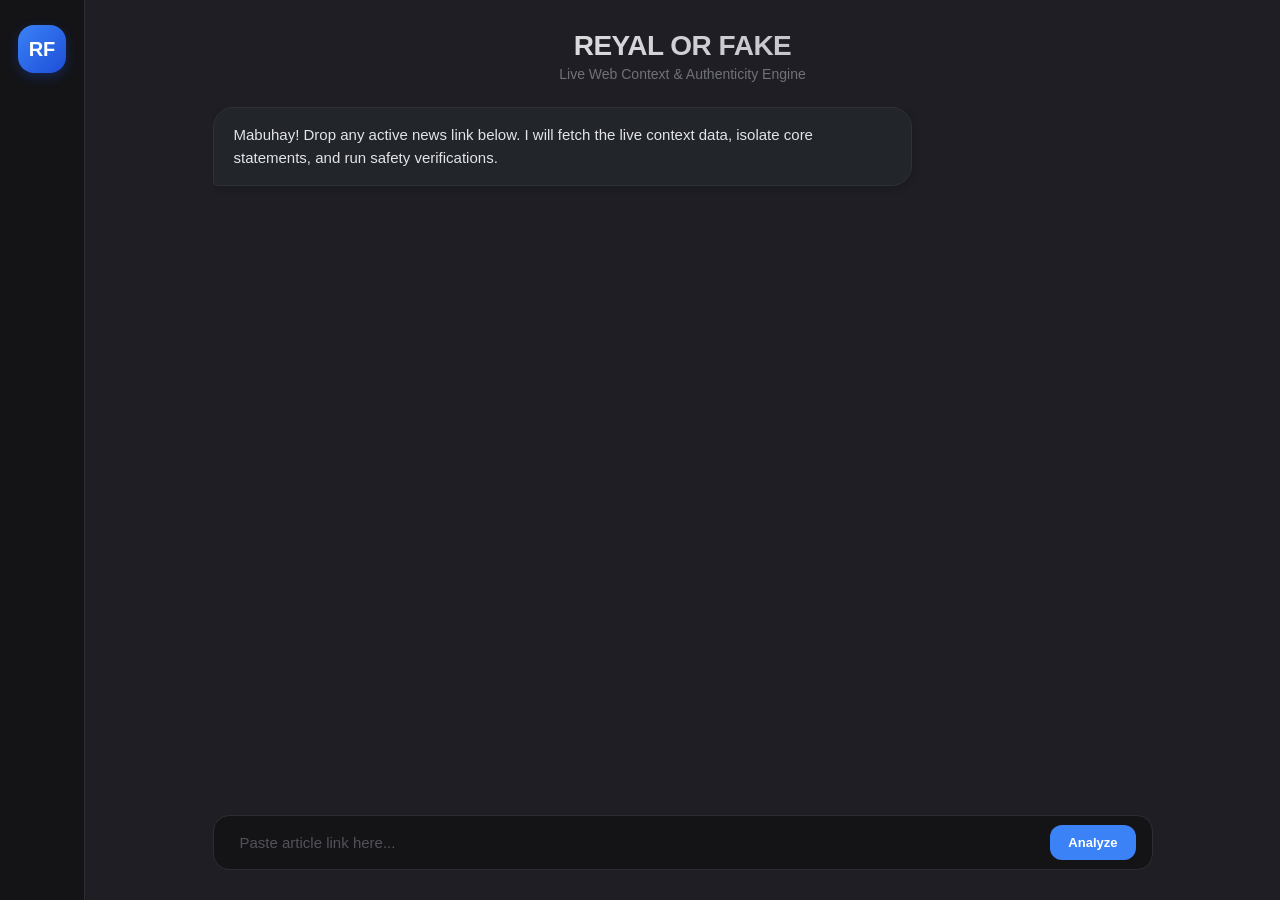
<file: Drio/index.html>
<!DOCTYPE html>
<html lang="en">
<head>
    <meta charset="UTF-8">
    <meta name="viewport" content="width=device-width, initial-scale=1.0">
    <title>REYAL OR FAKE</title>
    <style>
        * { box-sizing: border-box; margin: 0; padding: 0; font-family: '-apple-system', BlinkMacSystemFont, 'Segoe UI', Roboto, Helvetica, Arial, sans-serif; }
        body { display: flex; height: 100vh; background-color: #1e1e24; color: #e2e8f0; }

        /* Left Sidebar Layout */
        .sidebar { width: 85px; background-color: #141417; display: flex; flex-direction: column; align-items: center; padding-top: 25px; border-right: 1px solid #2d2d34; }
        .avatar { width: 48px; height: 48px; background: linear-gradient(135deg, #3b82f6, #1d4ed8); border-radius: 16px; display: flex; align-items: center; justify-content: center; color: white; font-size: 20px; font-weight: bold; box-shadow: 0 4px 12px rgba(29, 78, 216, 0.3); }

        /* Main Chat Window Frame */
        .chat-container { flex: 1; display: flex; flex-direction: column; justify-content: space-between; padding: 30px; max-width: 1000px; margin: 0 auto; width: 100%; }
        
        .header { text-align: center; margin-bottom: 25px; }
        .header h1 { font-size: 28px; font-weight: 800; letter-spacing: -0.5px; background: linear-gradient(to right, #ffffff, #a1a1aa); -webkit-background-clip: text; -webkit-text-fill-color: transparent; }
        .header p { color: #71717a; font-size: 14px; margin-top: 4px; }

        /* Chat History Box */
        .chat-box { flex: 1; overflow-y: auto; padding-right: 8px; display: flex; flex-direction: column; gap: 20px; scroll-behavior: smooth; }
        .chat-box::-webkit-scrollbar { width: 6px; }
        .chat-box::-webkit-scrollbar-thumb { background-color: #2d2d34; border-radius: 3px; }

        /* Chat Bubble Architecture */
        .bubble { max-width: 75%; padding: 16px 20px; border-radius: 20px; font-size: 15px; line-height: 1.5; word-wrap: break-word; box-shadow: 0 2px 8px rgba(0,0,0,0.2); }
        .user-bubble { background-color: #2b2d31; color: #f4f4f5; align-self: flex-end; border-bottom-right-radius: 4px; border: 1px solid #3f4147; }
        .ai-bubble { background-color: #22252a; color: #e4e4e7; align-self: flex-start; border-bottom-left-radius: 4px; border: 1px solid #2d3139; }
        
        /* Structured Data Display cards inside AI Response */
        .meta-card { background: #181a1d; padding: 14px; border-radius: 12px; margin-top: 10px; border: 1px solid #282a2e; }
        .meta-title { font-size: 11px; text-transform: uppercase; letter-spacing: 1px; color: #3b82f6; margin-bottom: 4px; font-weight: 700; }
        
        /* Status Highlighting tags */
        .status-badge { display: inline-block; padding: 3px 8px; border-radius: 6px; font-size: 12px; font-weight: bold; text-transform: uppercase; margin-left: 6px; }
        .status-REAL { background-color: rgba(34, 197, 94, 0.15); color: #4ade80; border: 1px solid rgba(34, 197, 94, 0.3); }
        .status-FAKE { background-color: rgba(239, 68, 68, 0.15); color: #f87171; border: 1px solid rgba(239, 68, 68, 0.3); }
        .status-UNVERIFIED { background-color: rgba(234, 179, 8, 0.15); color: #facc15; border: 1px solid rgba(234, 179, 8, 0.3); }

        /* Tags list mapping layout */
        .tag-pill { display: inline-block; background: #27272a; padding: 2px 8px; border-radius: 6px; font-size: 12px; color: #a1a1aa; margin: 2px; }

        /* Interactive Options Buttons */
        .options-container { display: flex; gap: 10px; justify-content: center; margin: 15px 0; flex-wrap: wrap; }
        .option-btn { background-color: #1e1e24; color: #a1a1aa; border: 1px solid #3f3f46; padding: 10px 18px; border-radius: 14px; cursor: pointer; font-weight: 600; font-size: 13px; transition: all 0.2s ease; }
        .option-btn:hover { background-color: #27272a; color: white; border-color: #71717a; transform: translateY(-1px); }

        /* Bottom Entry Dashboard */
        .input-area { display: flex; background-color: #141417; border-radius: 16px; padding: 8px 16px; align-items: center; border: 1px solid #2d2d34; transition: border-color 0.2s; }
        .input-area:focus-within { border-color: #3b82f6; box-shadow: 0 0 0 2px rgba(59, 130, 246, 0.15); }
        .input-area input { flex: 1; background: none; border: none; padding: 10px; font-size: 15px; color: white; outline: none; }
        .input-area input::placeholder { color: #52525b; }
        
        .send-btn { background-color: #3b82f6; color: white; border: none; padding: 10px 18px; border-radius: 12px; cursor: pointer; font-weight: bold; font-size: 13px; transition: background 0.2s; }
        .send-btn:hover { background-color: #2563eb; }
    </style>
</head>
<body>

    <div class="sidebar">
        <div class="avatar">RF</div>
    </div>

    <div class="chat-container">
        <div class="header">
            <h1>REYAL OR FAKE</h1>
            <p>Live Web Context & Authenticity Engine</p>
        </div>

        <div class="chat-box" id="chatBox">
            <div class="bubble ai-bubble">Mabuhay! Drop any active news link below. I will fetch the live context data, isolate core statements, and run safety verifications.</div>
        </div>

        <div class="options-container" id="optionsContainer"></div>

        <div class="input-area" id="inputWrapper">
            <input type="text" id="urlInput" placeholder="Paste article link here...">
            <button class="send-btn" onclick="submitLink()">Analyze</button>
        </div>
    </div>

<script>
    let activeData = null;

    function appendBubble(text, isUser) {
        const chatBox = document.getElementById('chatBox');
        const bubble = document.createElement('div');
        bubble.className = `bubble ${isUser ? 'user-bubble' : 'ai-bubble'}`;
        bubble.innerHTML = text;
        chatBox.appendChild(bubble);
        chatBox.scrollTop = chatBox.scrollHeight;
    }

    async function submitLink() {
        const urlInput = document.getElementById('urlInput');
        const urlValue = urlInput.value.trim();
        if(!urlValue) return;

        appendBubble(urlValue, true);
        urlInput.value = '';

        document.getElementById('inputWrapper').style.opacity = '0.5';
        urlInput.disabled = true;

        try {
            const response = await fetch('https://musical-adventure-7v5j74wxr6pjfxjvq-5000.app.github.dev/verify', {
                method: 'POST',
                headers: { 'Content-Type': 'application/json' },
                body: JSON.stringify({ url: urlValue })
            });
            
            activeData = await response.json();
            console.log("DEBUG: Data received:", activeData);

            // Null-safe rendering using logical OR (||) defaults
            const prediction = activeData.prediction || "UNKNOWN";
            const reason = activeData.reason || "No evaluation provided.";
            const proof = activeData.proof || "No proof matrix generated.";
            const title = activeData.title || "Untitled";

            const initialReply = `
                <strong>Analysis Conclusion:</strong> <span class="status-badge status-${prediction}">${prediction}</span><br><br>
                <strong>Evaluation Rule:</strong> ${reason}
                
                <div class="meta-card" style="border-left: 3px solid #3b82f6;">
                    <div class="meta-title">Discrete Structures Proof Matrix</div>
                    <pre style="font-family: 'Courier New', Courier, monospace; font-size: 13px; color: #34d399; background: #0f1012; padding: 12px; border-radius: 8px; margin-top: 8px; white-space: pre-wrap; line-height: 1.4;">${proof}</pre>
                </div>

                <div class="meta-card">
                    <div class="meta-title">Extracted Article Title</div>
                    <div style="color:#fafafa; font-weight:600; font-size:14px; margin-top:2px;">${title}</div>
                </div>
            `;
            appendBubble(initialReply, false);
            showInteractionMenu();

        } catch (error) {
            appendBubble("⚠️ Backend connection lost. Ensure your server is running.", false);
            resetInputBar();
        }
    }

    function showInteractionMenu() {
        const container = document.getElementById('optionsContainer');
        container.innerHTML = `
            <button class="option-btn" onclick="triggerMenuAction('summary')">📖 Show Full Article Summary</button>
            <button class="option-btn" onclick="triggerMenuAction('details')">🔍 Show Source Deep-Dive</button>
            <button class="option-btn" onclick="resetChatFlow()">✨ Verify Another URL</button>
        `;
    }

    function triggerMenuAction(actionType) {
        if(!activeData) return;
        if (actionType === 'summary') {
            appendBubble("Generate the complete article context summary.", true);
            setTimeout(() => {
                appendBubble(`<strong>Context Summary:</strong><br><span style="color: #d4d4d8;">${activeData.summary || 'Summary unavailable.'}</span>`, false);
            }, 300);
        } else if (actionType === 'details') {
            appendBubble("Show source background metrics.", true);
            setTimeout(() => {
                // Using activeData.more_info which is now correctly sent by the backend
                const deepDive = activeData.more_info || "No deep-dive data available.";
                appendBubble(`<strong>Source Deep-Dive Data:</strong><br><pre style="font-family:monospace; background:#141417; padding:10px; border-radius:8px; margin-top:5px; color:#a1a1aa; white-space:pre-wrap;">${deepDive}</pre>`, false);
            }, 300);
        }
    }

    function resetInputBar() {
        const urlInput = document.getElementById('urlInput');
        document.getElementById('inputWrapper').style.opacity = '1';
        urlInput.disabled = false;
    }

    function resetChatFlow() {
        document.getElementById('optionsContainer').innerHTML = '';
        resetInputBar();
        appendBubble("Awaiting new source tracking data. Drop your next link below.", false);
    }
</script>
</body>
</html>
</file>
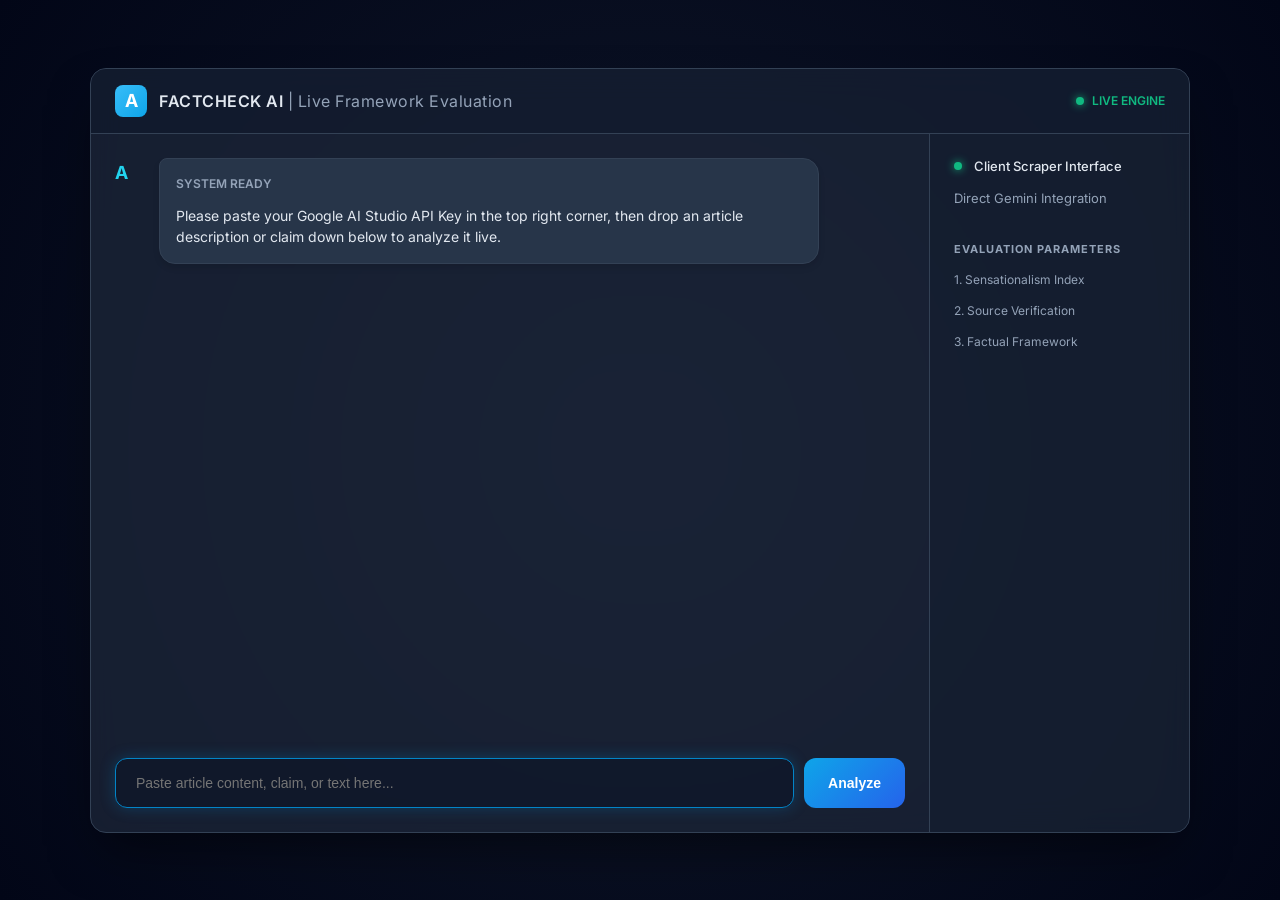
<file: Villalba/python-fastchecker/public/index.html>
<!DOCTYPE html>
<html lang="en">
<head>
    <meta charset="UTF-8">
    <meta name="viewport" content="width=device-width, initial-scale=1.0">
    <title>FactCheck AI - Live Platform</title>
    <!-- Google Fonts -->
    <link href="https://fonts.googleapis.com/css2?family=Inter:wght@300;400;500;600;700&display=swap" rel="stylesheet">
    <!-- External CSS Link -->
    <link rel="stylesheet" href="style.css">
</head>
<body>

    <div class="app-container">
        <!-- Header -->
        <header class="app-header">
            <div class="header-left">
                <div class="logo">A</div>
                <h1 class="title">FACTCHECK AI <span class="subtitle">| Live Framework Evaluation</span></h1>
            </div>
            <div class="header-right">
                <!-- API Key Input Box -->  
                <div class="system-status">
                    <span class="status-dot"></span>
                    <span class="live-engine">LIVE ENGINE</span>
                </div>
            </div>
        </header>

        <!-- Main Content Workspace -->
        <div class="workspace">
            <!-- Chat Box Interface -->
            <main class="chat-area">
                <div class="messages" id="chat-wrapper">
                    <!-- Default System Welcome -->
                    <div class="message ai-message">
                        <div class="ai-avatar">A</div>
                        <div class="bubble solid-bubble">
                            <div class="bubble-header">SYSTEM READY</div>
                            <div class="verdict-box">Please paste your Google AI Studio API Key in the top right corner, then drop an article description or claim down below to analyze it live.</div>
                        </div>
                    </div>
                </div>

                <!-- Input Row Form -->
                <form id="chat-form" class="input-container">
                    <input type="text" id="user-input" class="chat-input" placeholder="Paste article content, claim, or text here..." autocomplete="off" required>
                    <button type="submit" class="send-btn">Analyze</button>
                </form>
            </main>

            <!-- Sidebar Panel Status -->
            <aside class="sidebar">
                <ul class="sidebar-menu">
                    <li class="active"><span class="dot"></span> Client Scraper Interface</li>
                    <li>Direct Gemini Integration</li>
                    <li class="sidebar-heading">Evaluation Parameters</li>
                    <li class="parameter-item">1. Sensationalism Index</li>
                    <li class="parameter-item">2. Source Verification</li>
                    <li class="parameter-item">3. Factual Framework</li>
                </ul>
            </aside>
        </div>
    </div>
    
    <script type="importmap">
    {
        "imports": {
        "@google/genai": "https://esm.run/@google/genai"
        }
    }
    </script>

    <!-- Your external JavaScript link (Notice type="module" is required now) -->
    <script type="module" src="script.js"></script>
</body>
</html>
</file>
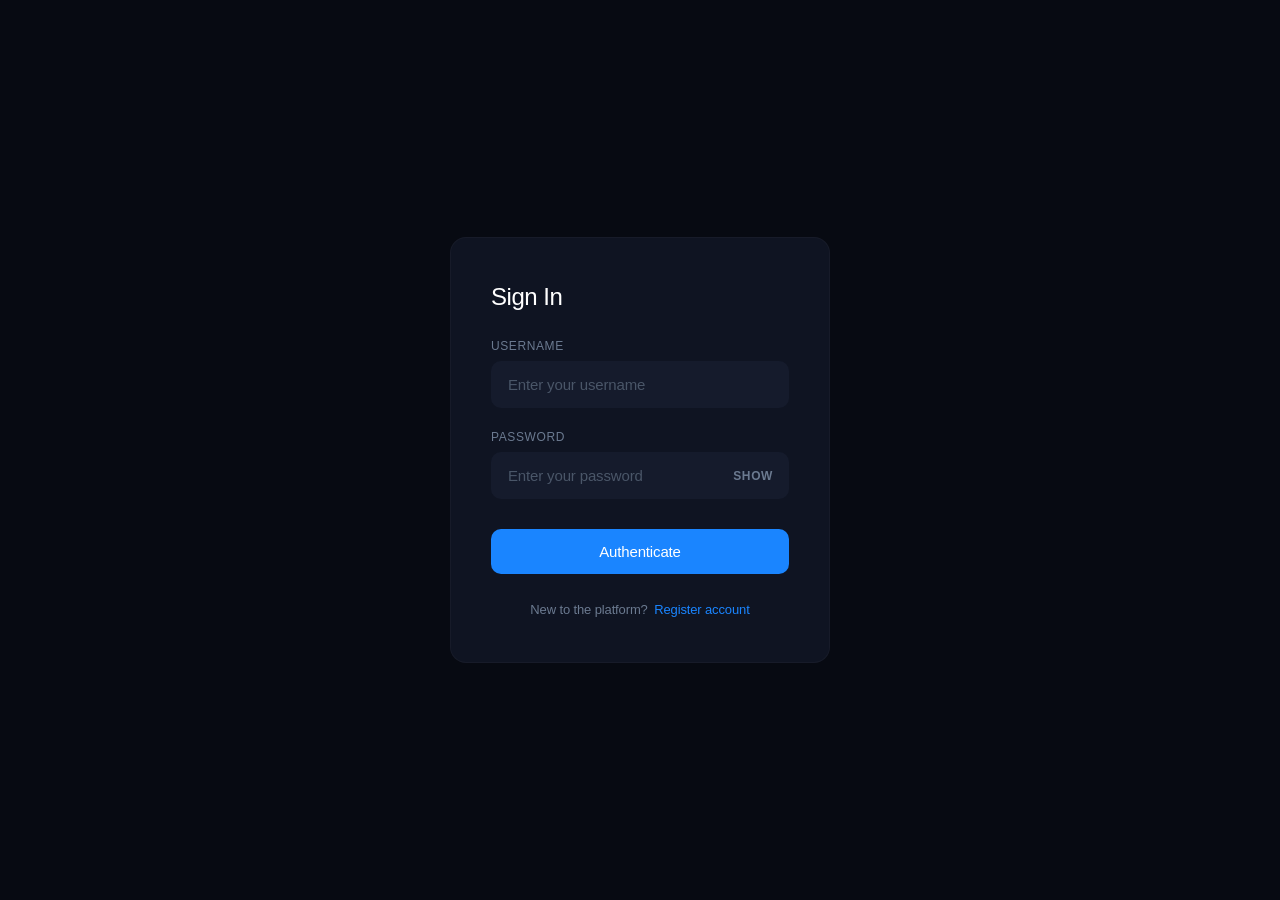
<file: Ocampo/login.html>
<!DOCTYPE html>
<html lang="en">
<head>
    <meta charset="UTF-8">
    <meta name="viewport" content="width=device-width, initial-scale=1.0">
    <title>FactCheck AI - Sign In</title>
    <link rel="stylesheet" href="loginstyle.css">
</head>
<body>

    <div class="auth-container">
        <form id="loginForm">
            <h2>Sign In</h2>
            <div class="input-group">
                <label for="loginUsername">Username</label>
                <input type="text" id="loginUsername" placeholder="Enter your username" required autocomplete="username">
            </div>
            <div class="input-group">
                <label for="loginPassword">Password</label>
                <div class="password-wrapper">
                    <input type="password" id="loginPassword" placeholder="Enter your password" required autocomplete="current-password">
                    <button type="button" class="toggle-password" id="toggleLoginPass">Show</button>
                </div>
            </div>
            <button type="submit" class="btn">Authenticate</button>
            <p class="toggle-text">
                New to the platform? <a href="register.html">Register account</a>
            </p>
        </form>
    </div>

    <script>
        // Password Visibility Toggle Logic
        const passwordInput = document.getElementById('loginPassword');
        const toggleBtn = document.getElementById('toggleLoginPass');

        toggleBtn.addEventListener('click', () => {
            const isPassword = passwordInput.type === 'password';
            passwordInput.type = isPassword ? 'text' : 'password';
            toggleBtn.textContent = isPassword ? 'Hide' : 'Show';
        });

        // Form Submission Redirect
        document.getElementById('loginForm').addEventListener('submit', (e) => {
            e.preventDefault();
            window.location.href = 'index.html';
        });
    </script>

</body>
</html>
</file>
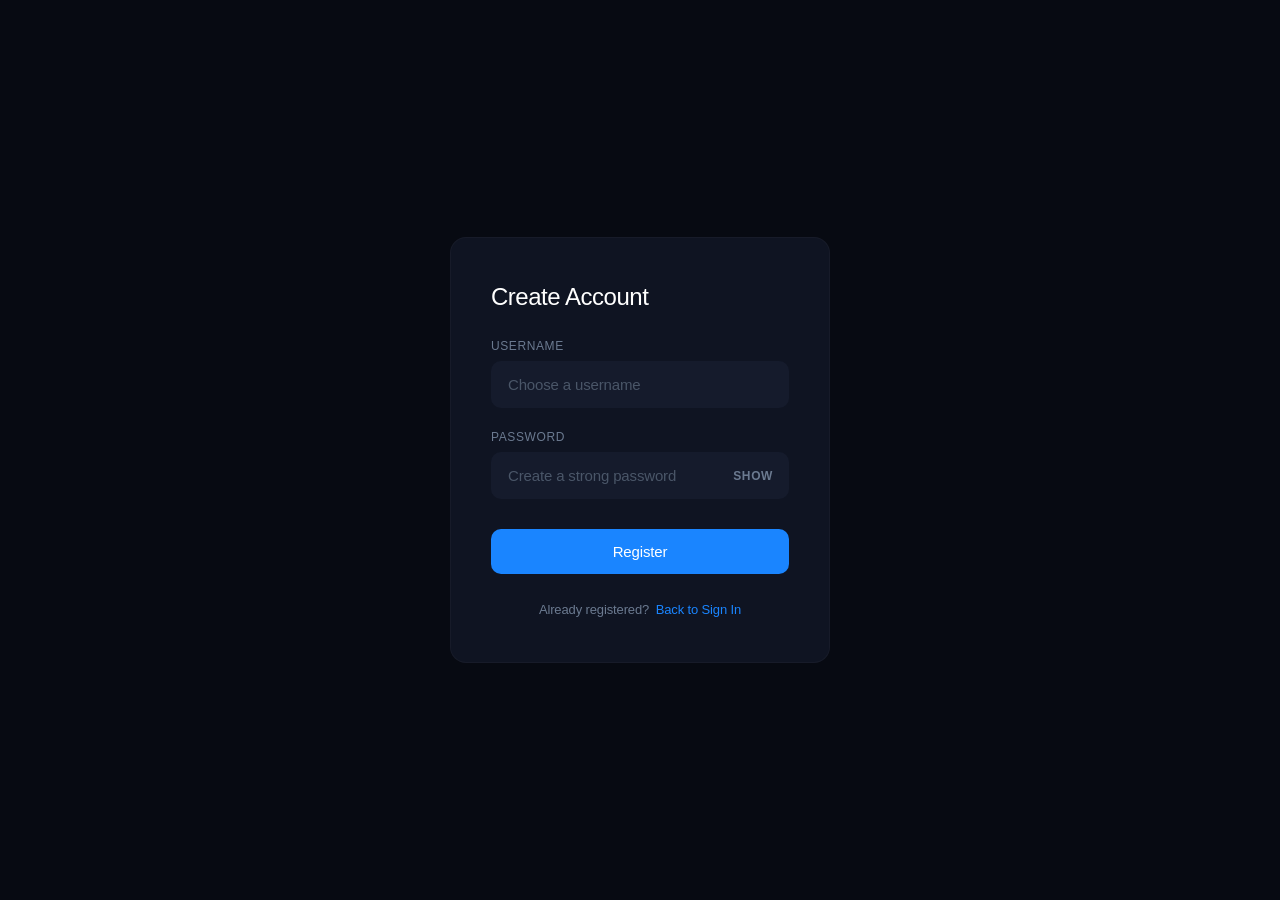
<file: Ocampo/register.html>
<!DOCTYPE html>
<html lang="en">
<head>
    <meta charset="UTF-8">
    <meta name="viewport" content="width=device-width, initial-scale=1.0">
    <title>FactCheck AI - Create Account</title>
    <link rel="stylesheet" href="loginstyle.css">
</head>
<body>

    <div class="auth-container">
        <form id="registerForm">
            <h2>Create Account</h2>
            <div class="input-group">
                <label for="registerUsername">Username</label>
                <input type="text" id="registerUsername" placeholder="Choose a username" required autocomplete="username">
            </div>
            <div class="input-group">
                <label for="registerPassword">Password</label>
                <div class="password-wrapper">
                    <input type="password" id="registerPassword" placeholder="Create a strong password" required autocomplete="new-password">
                    <button type="button" class="toggle-password" id="toggleRegisterPass">Show</button>
                </div>
            </div>
            <button type="submit" class="btn">Register</button>
            <p class="toggle-text">
                Already registered? <a href="login.html">Back to Sign In</a>
            </p>
        </form>
    </div>

    <script>
        // Password Visibility Toggle Logic
        const passwordInput = document.getElementById('registerPassword');
        const toggleBtn = document.getElementById('toggleRegisterPass');

        toggleBtn.addEventListener('click', () => {
            const isPassword = passwordInput.type === 'password';
            passwordInput.type = isPassword ? 'text' : 'password';
            toggleBtn.textContent = isPassword ? 'Hide' : 'Show';
        });

        // Form Submission Redirect
        document.getElementById('registerForm').addEventListener('submit', (e) => {
            e.preventDefault();
            const user = document.getElementById('registerUsername').value;
            alert(`Account registered successfully for ${user}!`);
            window.location.href = 'login.html';
        });
    </script>

</body>
</html>
</file>
<file: Villalba/python-fastchecker/public/style.css>
/* Base Variables & Reset */
:root {
    --bg-dark: #121926;
    --panel-bg: #1e293b;
    --panel-border: #334155;
    --text-main: #e2e8f0;
    --text-muted: #94a3b8;
    --cyan-glow: #22d3ee;
    --cyan-dim: rgba(34, 211, 238, 0.2);
    --green-status: #10b981;
    --bubble-bg: #273549;
}

* { 
    margin: 0; 
    padding: 0; 
    box-sizing: border-box; 
}

body {
    font-family: 'Inter', sans-serif;
    background: radial-gradient(circle at center, #0f172a 0%, #020617 100%);
    color: var(--text-main);
    height: 100vh;
    display: flex;
    align-items: center;
    justify-content: center;
    padding: 20px;
}

/* App Layout Container */
.app-container {
    width: 100%;
    max-width: 1100px;
    height: 85vh;
    background: rgba(30, 41, 59, 0.7);
    backdrop-filter: blur(16px);
    border: 1px solid var(--panel-border);
    border-radius: 16px;
    display: flex;
    flex-direction: column;
    overflow: hidden;
    box-shadow: 0 25px 50px -12px rgba(0, 0, 0, 0.5);
}

/* Header Elements */
.app-header {
    display: flex;
    justify-content: space-between;
    align-items: center;
    padding: 16px 24px;
    border-bottom: 1px solid var(--panel-border);
    background: rgba(15, 23, 42, 0.5);
}

.header-left { 
    display: flex; 
    align-items: center; 
    gap: 12px; 
}

.logo {
    width: 32px; 
    height: 32px;
    background: linear-gradient(135deg, #38bdf8, #0ea5e9);
    border-radius: 8px; 
    display: flex;
    align-items: center; 
    justify-content: center;
    font-weight: 700; 
    font-size: 18px; 
    color: white;
}

.title { 
    font-size: 16px; 
    font-weight: 600; 
    letter-spacing: 0.5px; 
}

.subtitle { 
    font-weight: 400; 
    color: var(--text-muted); 
}

.header-right { 
    display: flex; 
    align-items: center; 
    gap: 16px; 
}

.key-input-container {
    display: flex; 
    align-items: center; 
    gap: 6px;
    background: #0f172a; 
    padding: 4px 8px;
    border-radius: 8px; 
    border: 1px solid var(--panel-border);
}

.key-input-container input {
    background: transparent; 
    border: none; 
    outline: none;
    color: white; 
    font-size: 12px; 
    width: 140px;
}

.system-status { 
    display: flex; 
    align-items: center; 
    gap: 8px; 
    font-size: 12px; 
    font-weight: 600; 
    color: var(--green-status); 
}

.status-dot { 
    width: 8px; 
    height: 8px; 
    background-color: var(--green-status); 
    border-radius: 50%; 
    box-shadow: 0 0 8px var(--green-status); 
}

/* Main Workspace Framework */
.workspace { 
    display: flex; 
    flex: 1; 
    overflow: hidden; 
}

.chat-area { 
    flex: 1; 
    display: flex; 
    flex-direction: column; 
    padding: 24px; 
    position: relative; 
}

.messages { 
    flex: 1; 
    overflow-y: auto; 
    display: flex; 
    flex-direction: column; 
    gap: 20px; 
    padding-right: 8px; 
}

/* Chat Message Graphics */
.message { 
    display: flex; 
    gap: 16px; 
    max-width: 90%; 
}

.user-message { 
    align-self: flex-end; 
}

.ai-avatar { 
    width: 28px; 
    height: 28px; 
    min-width: 28px; 
    color: var(--cyan-glow); 
    font-weight: 700; 
    font-size: 18px; 
    display: flex; 
    align-items: flex-start; 
    padding-top: 4px; 
}

.bubble { 
    padding: 16px; 
    border-radius: 12px; 
    font-size: 14px; 
    line-height: 1.5; 
}

.outline-bubble { 
    background: rgba(15, 23, 42, 0.6); 
    border: 1px solid #3b82f6; 
    border-radius: 20px; 
    padding: 12px 20px; 
    color: #38bdf8;
}

.solid-bubble { 
    background: var(--bubble-bg); 
    border-radius: 8px 16px 16px 16px; 
    box-shadow: 0 4px 6px rgba(0,0,0,0.1); 
    width: 100%; 
    border: 1px solid var(--panel-border); 
}

.bubble-header { 
    display: flex; 
    justify-content: space-between; 
    align-items: center; 
    color: var(--text-muted); 
    font-size: 12px; 
    font-weight: 600; 
    text-transform: uppercase; 
    margin-bottom: 12px; 
}

/* Loading Sequences */
.loading-dots { 
    display: flex; 
    gap: 4px; 
}

.loading-dots span { 
    width: 12px; 
    height: 6px; 
    background: #475569; 
    border-radius: 4px; 
    animation: flash 1.4s infinite linear; 
}

.loading-dots span:nth-child(2) { animation-delay: .2s; }
.loading-dots span:nth-child(3) { animation-delay: .4s; }

@keyframes flash { 
    0% { background: #475569; } 
    50% { background: var(--cyan-glow); box-shadow: 0 0 8px var(--cyan-glow); } 
    100% { background: #475569; } 
}

.verdict-box { 
    margin-top: 8px; 
    white-space: pre-wrap; 
    font-family: inherit; 
}

/* Input Fields Container */
.input-container { 
    position: relative; 
    margin-top: 24px; 
    display: flex; 
    gap: 10px; 
}

.chat-input { 
    flex: 1; 
    background: rgba(15, 23, 42, 0.8); 
    border: 1px solid #0284c7; 
    border-radius: 12px; 
    padding: 16px 20px; 
    color: white; 
    font-size: 14px; 
    outline: none; 
    box-shadow: 0 0 15px rgba(2, 132, 199, 0.3); 
}

.chat-input:focus { 
    border-color: var(--cyan-glow); 
    box-shadow: 0 0 20px var(--cyan-dim); 
}

.send-btn { 
    background: linear-gradient(135deg, #0ea5e9, #2563eb); 
    border: none; 
    color: white; 
    padding: 0 24px; 
    border-radius: 12px; 
    font-weight: 600; 
    cursor: pointer; 
    font-size: 14px; 
    transition: opacity 0.2s; 
}

.send-btn:hover { 
    opacity: 0.9; 
}

/* Sidebar Utilities */
.sidebar { 
    width: 260px; 
    border-left: 1px solid var(--panel-border); 
    background: rgba(15, 23, 42, 0.3); 
    padding: 24px; 
}

.sidebar-menu { 
    list-style: none; 
    display: flex; 
    flex-direction: column; 
    gap: 16px; 
}

.sidebar-menu li { 
    display: flex; 
    align-items: center; 
    gap: 12px; 
    font-size: 13px; 
    color: var(--text-muted); 
}

.sidebar-menu li.active { 
    color: var(--text-main); 
    font-weight: 500; 
}

.dot { 
    width: 8px; 
    height: 8px; 
    border-radius: 50%; 
    background: var(--green-status); 
    box-shadow: 0 0 8px var(--green-status); 
}

.sidebar-heading {
    margin-top: 20px; 
    font-size: 11px !important; 
    text-transform: uppercase; 
    font-weight: 700; 
    letter-spacing: 1px;
    color: var(--text-muted) !important;
}

.parameter-item {
    font-size: 12px !important;
}

@media screen and (max-width: 600px) {
  .sidebar {
    display: none;
  }
}
</file>
<file: Ocampo/loginstyle.css>
/* loginstyle.css */

/* Custom Easing for Ultra-Smooth Animations */
:root {
    --transition-smooth: all 0.4s cubic-bezier(0.16, 1, 0.3, 1);
    --accent-color: #1a85ff;
    --bg-dark: #070a12;
    --card-dark: #0f1422;
    --input-dark: #151b2c;
    --text-muted: #6b7a90;
}

* {
    box-sizing: border-box;
    margin: 0;
    padding: 0;
    font-family: -apple-system, BlinkMacSystemFont, "Inter", "Segoe UI", Roboto, sans-serif;
    letter-spacing: -0.01em;
}

body {
    background-color: var(--bg-dark);
    display: flex;
    justify-content: center;
    align-items: center;
    height: 100vh;
    color: #ffffff;
    overflow: hidden;
}

/* Minimalist Container with Smooth Fade-In on Load */
.auth-container {
    background-color: var(--card-dark);
    padding: 45px 40px;
    border-radius: 16px;
    width: 100%;
    max-width: 380px;
    border: 1px solid rgba(255, 255, 255, 0.03);
    animation: containerAppear 0.6s cubic-bezier(0.16, 1, 0.3, 1) forwards;
}

h2 {
    font-size: 24px;
    font-weight: 500;
    margin-bottom: 28px;
    color: #ffffff;
    letter-spacing: -0.02em;
}

.input-group {
    margin-bottom: 22px;
    position: relative;
}

.input-group label {
    display: block;
    margin-bottom: 8px;
    color: var(--text-muted);
    font-size: 12px;
    font-weight: 500;
    text-transform: uppercase;
    letter-spacing: 0.05em;
}

/* Minimal Input Styling - Seamless Integration */
.input-group input {
    width: 100%;
    padding: 14px 16px;
    background-color: var(--input-dark);
    border: 1px solid transparent;
    border-radius: 10px;
    color: #ffffff;
    font-size: 15px;
    outline: none;
    transition: var(--transition-smooth);
}

/* Smooth Focus Glow & Border Transition */
.input-group input:focus {
    border-color: rgba(26, 133, 255, 0.4);
    background-color: rgba(21, 27, 44, 0.5);
    box-shadow: 0 0 25px rgba(26, 133, 255, 0.15), 
                inset 0 0 0 1px rgba(26, 133, 255, 0.2);
}

/* Placeholder styling */
.input-group input::placeholder {
    color: #4a5668;
    transition: var(--transition-smooth);
}

.input-group input:focus::placeholder {
    opacity: 0.5;
    transform: translateX(4px);
}

/* Clean, Flat Button with Micro-Interaction */
.btn {
    width: 100%;
    padding: 14px;
    background-color: var(--accent-color);
    border: none;
    border-radius: 10px;
    color: #ffffff;
    font-size: 15px;
    font-weight: 500;
    cursor: pointer;
    transition: var(--transition-smooth);
    margin-top: 8px;
}

.btn:hover {
    background-color: #3395ff;
    box-shadow: 0 8px 24px rgba(26, 133, 255, 0.3);
    transform: translateY(-1px);
}

.btn:active {
    transform: translateY(1px);
    box-shadow: 0 4px 12px rgba(26, 133, 255, 0.2);
}

/* Minimalist Footer Link */
.toggle-text {
    text-align: center;
    margin-top: 28px;
    font-size: 13px;
    color: var(--text-muted);
}

.toggle-text a {
    color: var(--accent-color);
    text-decoration: none;
    font-weight: 500;
    margin-left: 3px;
    transition: var(--transition-smooth);
    display: inline-block;
}

.toggle-text a:hover {
    color: #66b2ff;
    transform: translateX(2px);
}

/* Smooth Entry Animation Keyframes */
@keyframes containerAppear {
    from {
        opacity: 0;
        transform: translateY(20px) scale(0.98);
    }
    to {
        opacity: 1;
        transform: translateY(0) scale(1);
    }
}

/* Add this to your loginstyle.css file */

.password-wrapper {
    position: relative;
    display: flex;
    align-items: center;
    width: 100%;
}

/* Ensure the text doesn't clip behind the button */
.password-wrapper input {
    padding-right: 65px; 
}

/* Minimalist Show/Hide Toggle Button */
.toggle-password {
    position: absolute;
    right: 16px;
    background: none;
    border: none;
    color: var(--text-muted);
    font-size: 12px;
    font-weight: 600;
    text-transform: uppercase;
    letter-spacing: 0.05em;
    cursor: pointer;
    transition: var(--transition-smooth);
    user-select: none;
}

.toggle-password:hover {
    color: #ffffff;
}
</file>
